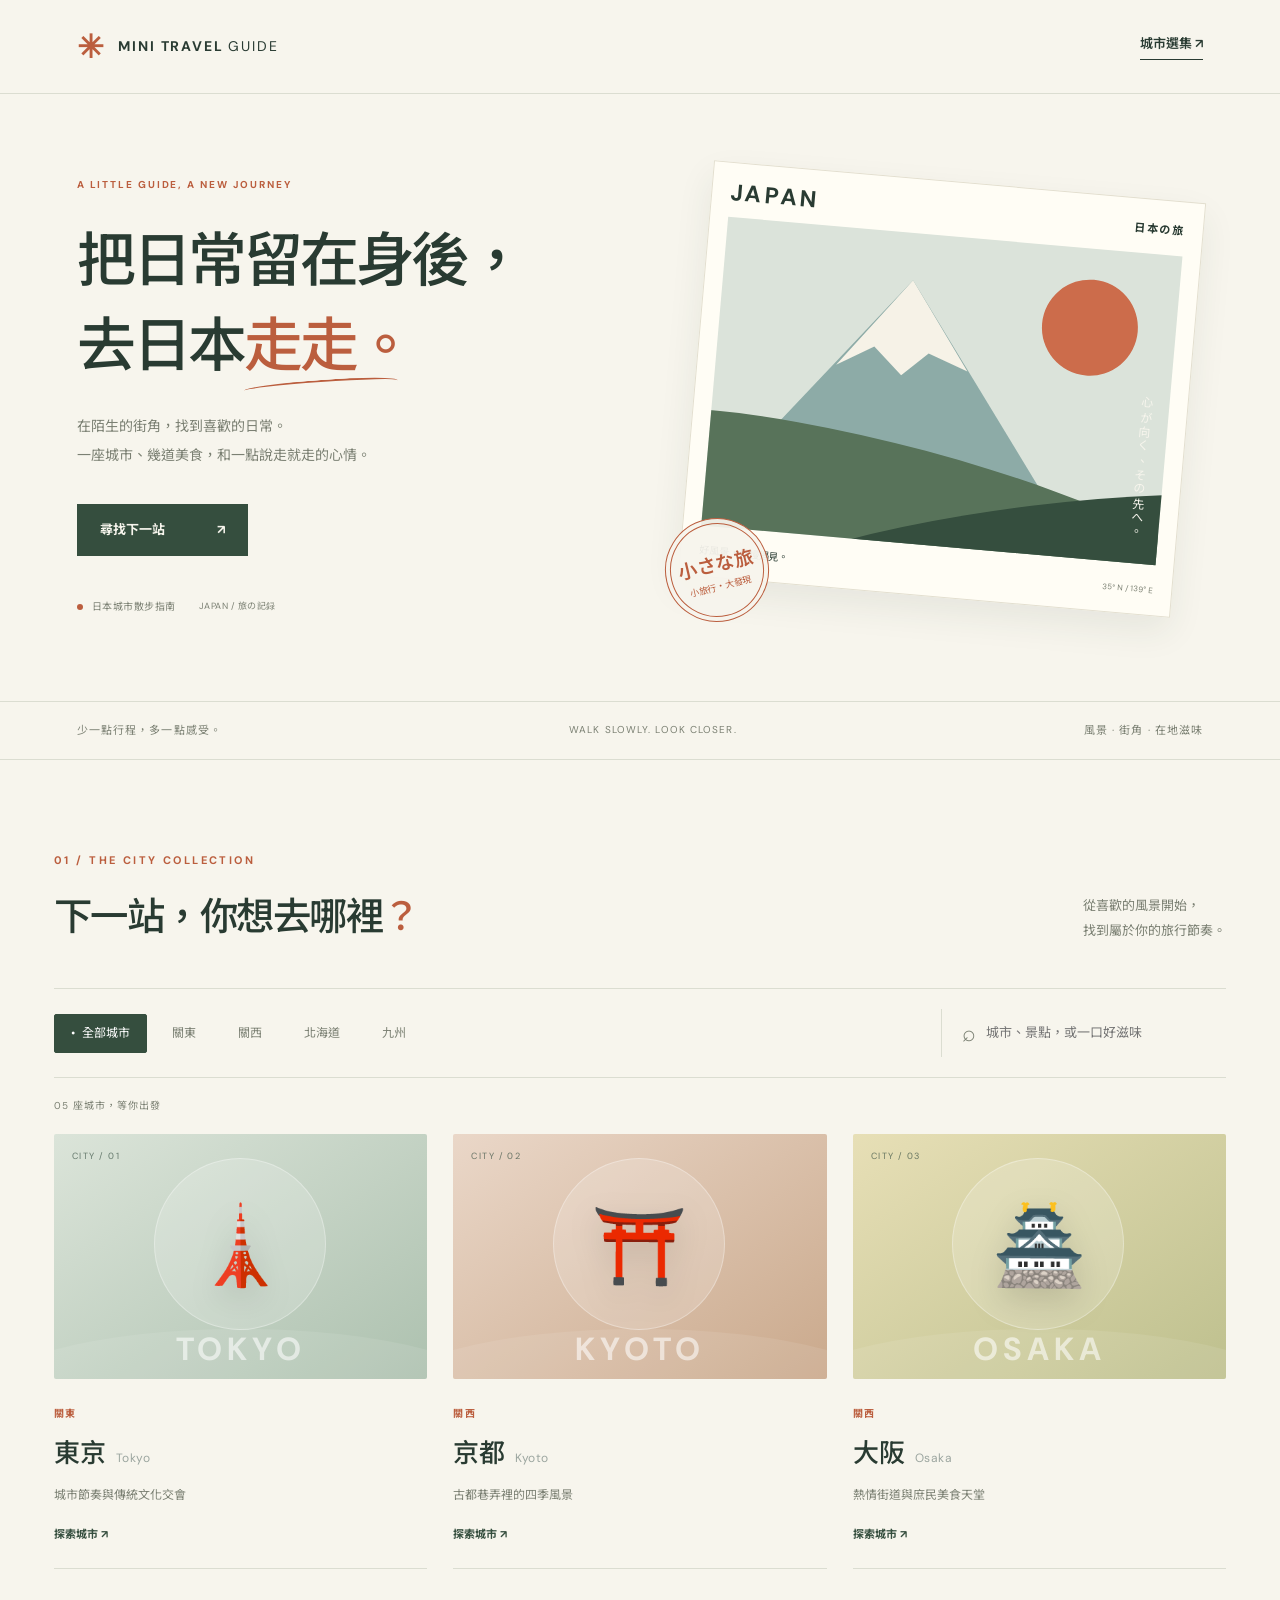
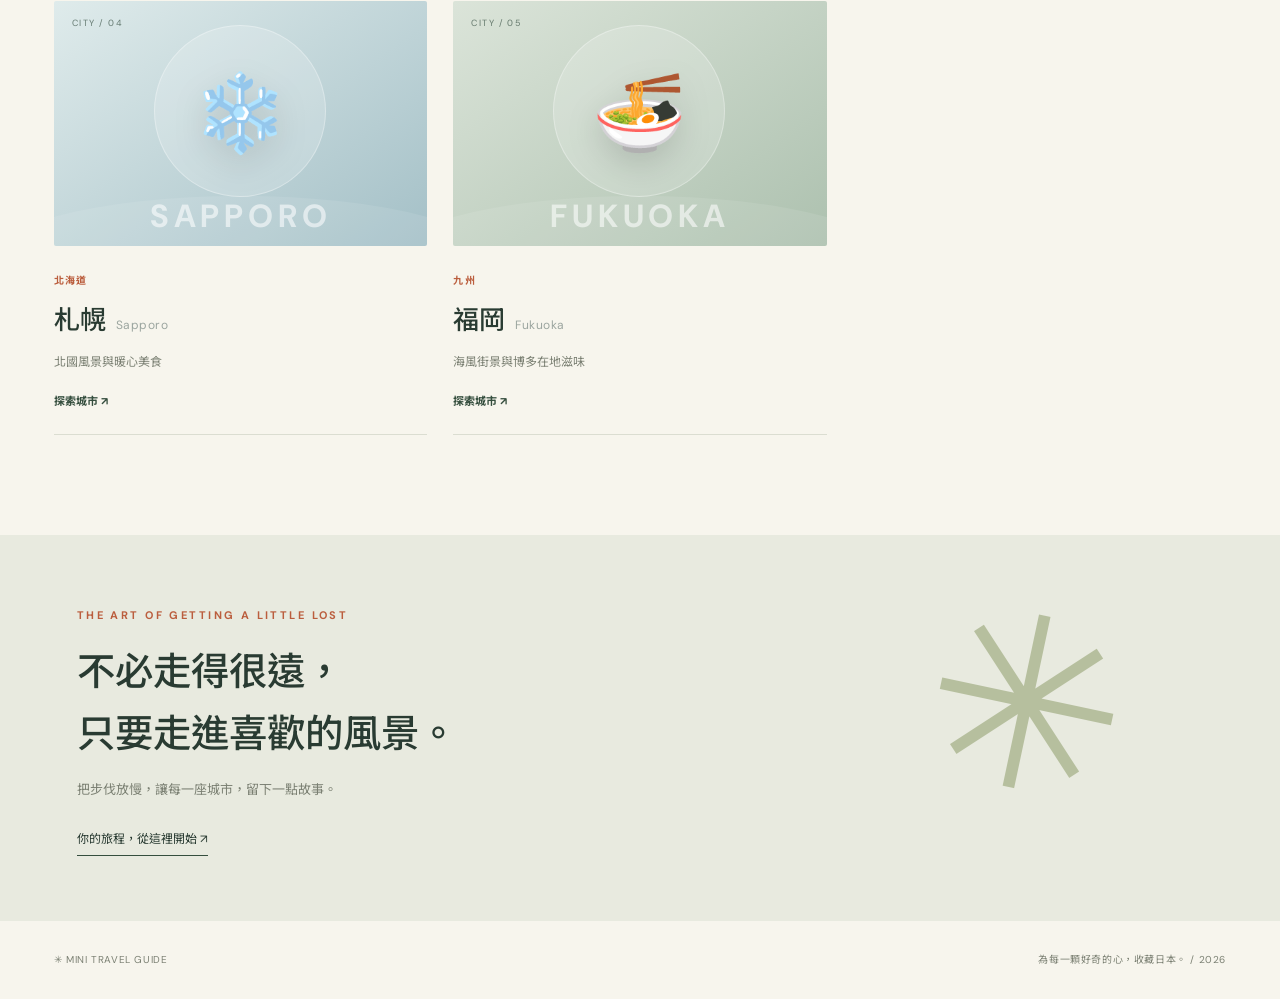
<file: index.html>
<!doctype html>
<html lang="zh-Hant"><head><meta charset="utf-8"><meta name="viewport" content="width=device-width, initial-scale=1"><meta name="description" content="探索日本城市的景點、美食與交通資訊。"><title>Mini Travel Guide｜日本城市旅行提案</title><link rel="stylesheet" href="css/style.css"></head>
<body><a class="skip-link" href="#cities">跳至城市選集</a><header class="site-header"><a class="brand" href="index.html" aria-label="Mini Travel Guide 首頁"><span class="brand-mark">✳</span> MINI TRAVEL <span class="brand-light">GUIDE</span></a><a class="header-link" href="#cities">城市選集 ↗</a></header><main>
<section class="hero"><div class="hero-inner"><span class="eyebrow">A LITTLE GUIDE, A NEW JOURNEY</span><h1>把日常留在身後，<br>去日本<em>走走。</em></h1><p>在陌生的街角，找到喜歡的日常。<br>一座城市、幾道美食，和一點說走就走的心情。</p><a class="primary-link" href="#cities">尋找下一站 <span aria-hidden="true">↗</span></a><div class="hero-caption"><span class="tiny-dot"></span> 日本城市散步指南 <span>JAPAN / 旅の記録</span></div></div>
<div class="hero-deco" aria-hidden="true"><div class="postcard"><div class="postcard-top"><span>JAPAN</span><span>日本の旅</span></div><div class="landscape"><div class="sun"></div><div class="mountain"></div><div class="mountain-cap"></div><div class="hill hill-back"></div><div class="hill hill-front"></div><span class="landscape-label">心が向く、その先へ。</span></div><div class="postcard-bottom"><span>好風景，慢慢遇見。</span><span>35° N / 139° E</span></div></div><div class="travel-stamp">小さな旅<span>小旅行・大發現</span></div></div></section>
<div class="editorial-strip"><span>少一點行程，多一點感受。</span><span>WALK SLOWLY. LOOK CLOSER.</span><span aria-hidden="true">風景 · 街角 · 在地滋味</span></div>
<section class="content" id="cities"><div class="section-heading"><div><span class="eyebrow">01 / THE CITY COLLECTION</span><h2>下一站，你想去哪裡<span class="accent-dot">？</span></h2></div><p>從喜歡的風景開始，<br>找到屬於你的旅行節奏。</p></div><div class="controls"><div class="filters" id="filters" aria-label="地區篩選"><button type="button" class="filter active" data-region="all" aria-pressed="true">全部城市</button><button type="button" class="filter" data-region="kanto" aria-pressed="false">關東</button><button type="button" class="filter" data-region="kansai" aria-pressed="false">關西</button><button type="button" class="filter" data-region="hokkaido" aria-pressed="false">北海道</button><button type="button" class="filter" data-region="kyushu" aria-pressed="false">九州</button></div><label class="search-wrap"><span class="sr-only">搜尋城市、景點或美食</span><span aria-hidden="true">⌕</span><input id="search" type="search" placeholder="城市、景點，或一口好滋味" autocomplete="off"></label></div><p id="result-count" class="result-count" role="status"></p><div id="city-grid" class="city-grid" aria-live="polite"></div><p id="empty-state" class="empty-state" hidden>找不到符合條件的城市，試試其他關鍵字吧。</p><p id="error-state" class="empty-state" hidden>城市資料載入失敗，請重新整理頁面。</p></section>
<section class="closing"><span class="eyebrow">THE ART OF GETTING A LITTLE LOST</span><h2>不必走得很遠，<br>只要走進喜歡的風景。</h2><p>把步伐放慢，讓每一座城市，留下一點故事。</p><a href="#cities" class="closing-link">你的旅程，從這裡開始 ↗</a><span class="closing-flower" aria-hidden="true">✳</span></section></main><footer><span>✳ MINI TRAVEL GUIDE</span><span>為每一顆好奇的心，收藏日本。 / 2026</span></footer><script src="js/main.js" defer></script></body></html>
</file>
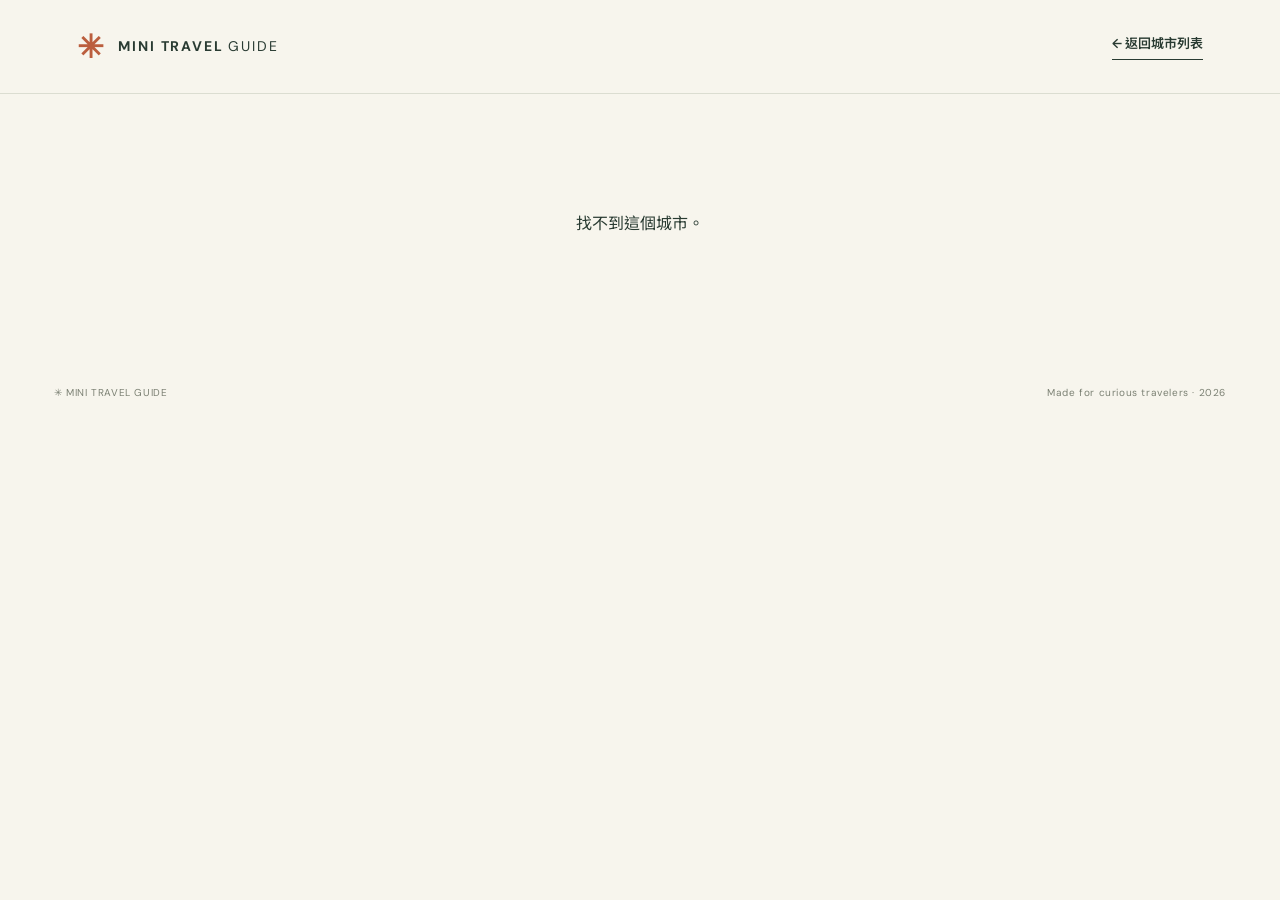
<file: city.html>
<!doctype html><html lang="zh-Hant"><head><meta charset="utf-8"><meta name="viewport" content="width=device-width, initial-scale=1"><meta name="description" content="日本城市旅行指南，包含推薦景點、美食、交通及旅遊提醒。"><title>城市介紹｜Mini Travel Guide</title><link rel="stylesheet" href="css/style.css"></head><body><header class="site-header"><a class="brand" href="index.html"><span class="brand-mark">✳</span> MINI TRAVEL <span class="brand-light">GUIDE</span></a><a class="header-link" href="index.html#cities">← 返回城市列表</a></header><main id="detail-root"><div class="loading">正在載入城市資料…</div></main><footer><span>✳ MINI TRAVEL GUIDE</span><span>Made for curious travelers · 2026</span></footer><script src="js/city.js" defer></script></body></html>
</file>
<file: css/style.css>
@import url('https://fonts.googleapis.com/css2?family=DM+Sans:wght@400;500;600;700&family=Noto+Sans+TC:wght@400;500;600;700&display=swap');
:root{--ink:#24342f;--muted:#6b7972;--cream:#f9f8f3;--white:#fff;--green:#496a55;--border:#e6e9e1;--orange:#d68a60}*{box-sizing:border-box}html{scroll-behavior:smooth}body{margin:0;color:var(--ink);background:var(--cream);font-family:'DM Sans','Noto Sans TC',sans-serif;line-height:1.75}a{color:inherit;text-decoration:none}button,input{font:inherit}button{cursor:pointer}.site-header{height:82px;display:flex;align-items:center;justify-content:space-between;padding:0 max(6%,calc((100vw - 1200px)/2));background:var(--cream)}.brand{font-size:14px;font-weight:700;letter-spacing:.13em;white-space:nowrap}.brand-mark{font-size:24px;color:var(--orange);vertical-align:middle;margin-right:8px}.brand-light{font-weight:400}.header-link{font-size:13px;font-weight:600}.hero{min-height:540px;background:linear-gradient(110deg,rgba(29,55,47,.94),rgba(40,73,59,.75)),radial-gradient(ellipse at 85% 50%,#b8bd9a,#395944 75%);color:white;position:relative;display:flex;align-items:center;overflow:hidden}.hero:after{content:'';position:absolute;width:430px;height:430px;border:1px solid #ffffff35;border-radius:50%;right:10%;top:10%;box-shadow:0 0 0 70px #ffffff08,0 0 0 140px #ffffff08}.hero-inner{width:min(1200px,88%);margin:auto;position:relative;z-index:1;padding:70px 0}.eyebrow{font-size:11px;font-weight:700;letter-spacing:.22em;text-transform:uppercase;color:var(--orange)}.hero .eyebrow{color:#e7c3a5}.hero h1{font-size:clamp(48px,6.2vw,86px);line-height:1.27;letter-spacing:-.055em;margin:25px 0}.hero h1 em{font-style:normal;color:#e9d4bd}.hero p{color:#e0e8e0;font-size:15px;line-height:2.1}.primary-link{display:inline-flex;gap:40px;align-items:center;margin-top:20px;background:#e8d9c4;color:#24342f;padding:13px 22px;font-weight:700;font-size:13px;border-radius:3px}.primary-link:hover{background:white}.hero-deco{position:absolute;right:15%;top:35%;z-index:1;display:flex;flex-direction:column;align-items:center;opacity:.22;transform:rotate(-8deg)}.hero-deco span{font-size:150px;font-weight:700;line-height:1}.hero-deco small{letter-spacing:.4em}.content{max-width:1200px;margin:auto;padding:90px 24px 110px}.section-heading{display:flex;justify-content:space-between;align-items:end;gap:25px;margin-bottom:32px}.section-heading h2{font-size:clamp(30px,3.5vw,45px);letter-spacing:-.05em;margin:5px 0}.accent-dot{color:var(--orange)}.section-heading p{color:var(--muted);font-size:13px}.controls{display:flex;justify-content:space-between;align-items:center;gap:20px;flex-wrap:wrap;margin-bottom:32px}.search-wrap{background:white;border:1px solid var(--border);display:flex;align-items:center;gap:8px;padding:10px 15px;min-width:min(100%,320px);border-radius:6px}.search-wrap span{font-size:23px;color:var(--muted)}.search-wrap input{border:0;outline:0;width:100%;background:transparent;font-size:13px;color:var(--ink)}.filters{display:flex;gap:8px;flex-wrap:wrap}.filter{border:1px solid var(--border);background:transparent;color:var(--muted);padding:8px 17px;border-radius:30px;font-size:12px}.filter.active,.filter:hover{background:var(--green);color:white;border-color:var(--green)}.city-grid{display:grid;grid-template-columns:repeat(3,minmax(0,1fr));gap:25px}.city-card{background:white;border:1px solid var(--border);border-radius:9px;overflow:hidden;transition:transform .2s,box-shadow .2s}.city-card:hover{transform:translateY(-4px);box-shadow:0 16px 35px #223b3020}.city-art{height:205px;display:flex;justify-content:center;align-items:center;position:relative;overflow:hidden}.city-art .emoji{font-size:85px;filter:drop-shadow(0 12px 16px #0002);z-index:1}.city-art:before{content:'';position:absolute;width:230px;height:230px;border:1px solid #ffffff65;border-radius:50%;right:-50px;top:-75px}.city-art:after{content:'';position:absolute;width:200px;height:200px;border:1px solid #ffffff65;border-radius:50%;left:-70px;bottom:-120px}.tokyo{background:linear-gradient(135deg,#b8cfc5,#739c8f)}.kyoto{background:linear-gradient(135deg,#e7d2bc,#c99c82)}.osaka{background:linear-gradient(135deg,#d7d8ad,#a7b28a)}.sapporo{background:linear-gradient(135deg,#d4e2e6,#8db6c7)}.city-body{padding:24px}.city-region{color:var(--green);font-size:11px;font-weight:700;letter-spacing:.12em}.city-body h3{font-size:27px;margin:7px 0 3px}.english{color:#9ba59f;font-size:13px;margin-left:10px;font-weight:400}.city-body p{color:var(--muted);font-size:13px;min-height:49px;margin:9px 0 18px}.card-link{font-size:12px;font-weight:700;color:var(--green)}.empty-state{padding:45px;text-align:center;color:var(--muted)}.closing{text-align:center;background:#eaece4;padding:80px 20px}.closing h2{font-size:clamp(23px,3vw,35px);margin:14px 0}.closing p{font-size:13px;color:var(--muted)}footer{max-width:1200px;margin:auto;padding:30px 24px;display:flex;justify-content:space-between;gap:20px;font-size:11px;color:var(--muted);letter-spacing:.06em}.detail-hero{padding:75px 24px 80px;text-align:center}.detail-hero .city-art{width:min(540px,100%);height:230px;margin:30px auto;border-radius:10px}.detail-hero h1{font-size:clamp(42px,6vw,70px);margin:12px 0 0}.detail-hero .subtitle{color:var(--muted);margin:0 0 16px}.detail-hero .intro{max-width:660px;margin:auto;color:var(--muted);font-size:15px}.detail-content{max-width:960px;margin:0 auto;padding:0 24px 100px}.detail-section{margin:0 0 55px}.detail-section h2{font-size:26px;margin:0 0 20px}.attraction-grid{display:grid;grid-template-columns:repeat(3,1fr);gap:15px}.info-card{background:white;border:1px solid var(--border);border-radius:8px;padding:24px}.info-card h3{margin:0 0 10px;font-size:18px}.info-card p{color:var(--muted);font-size:13px;margin:0}.pill-list{display:flex;gap:10px;flex-wrap:wrap}.pill{background:#e8eee8;border-radius:25px;padding:8px 18px;font-size:13px;color:var(--green)}.note{background:white;border-left:4px solid var(--orange);padding:18px 24px;color:var(--muted);font-size:14px}.back-link{display:inline-block;margin-bottom:40px;color:var(--green);font-size:13px;font-weight:700}.loading{text-align:center;padding:100px 24px}.sr-only{position:absolute;width:1px;height:1px;overflow:hidden;clip:rect(0,0,0,0)}@media(max-width:850px){.city-grid{grid-template-columns:repeat(2,minmax(0,1fr))}.attraction-grid{grid-template-columns:1fr}.hero-deco{right:3%;opacity:.1}.section-heading{align-items:start;flex-direction:column;gap:0}}@media(max-width:580px){.site-header{padding:0 20px;height:70px}.brand{font-size:11px;letter-spacing:.07em}.header-link{font-size:11px}.hero{min-height:480px}.hero-inner{width:calc(100% - 40px)}.hero h1{font-size:49px}.hero p{font-size:13px}.content{padding:65px 18px}.city-grid{grid-template-columns:1fr}.city-art{height:220px}.controls{align-items:stretch}.search-wrap{width:100%}.filters{width:100%}footer{flex-direction:column}.detail-hero{padding-top:45px}}

/* Travel journal redesign */
:root{--ink:#293b32;--muted:#7b8073;--cream:#f7f5ed;--green:#354e3e;--border:#dbddd1;--orange:#bb5e3e}
::selection{background:#e5b896;color:var(--ink)}:focus-visible{outline:3px solid var(--orange);outline-offset:5px}.skip-link{position:fixed;top:-80px;left:16px;z-index:10;background:var(--green);color:white;padding:12px}.skip-link:focus{top:12px}.site-header{max-width:1440px;margin:auto;height:94px;padding:0 6%;border-bottom:1px solid var(--border)}.brand-mark{font-size:32px}.header-link{border-bottom:1px solid var(--ink);padding-bottom:3px}.hero{min-height:600px;max-width:1440px;margin:auto;background:var(--cream);color:var(--ink);display:grid;grid-template-columns:1.1fr 1fr;padding:55px 6% 65px;gap:30px;overflow:hidden}.hero:after{display:none}.hero-inner{width:100%;padding:20px 0;margin:0;align-self:center}.hero .eyebrow{color:var(--orange);font-size:10px;letter-spacing:.19em}.hero h1{font-size:clamp(36px,4.6vw,65px);font-weight:500;line-height:1.45;letter-spacing:-.055em;margin:22px 0}.hero h1 em{color:var(--orange);position:relative}.hero h1 em:after{content:'';position:absolute;bottom:-7px;left:0;width:92%;height:9px;border-top:2px solid var(--orange);border-radius:50%;transform:rotate(-4deg)}.hero p{color:var(--muted);font-size:14px;line-height:2.1}.primary-link{border-radius:0;background:var(--green);color:var(--cream);gap:52px;padding:15px 23px;margin-top:19px}.primary-link:hover{background:#47684e;color:white}.hero-caption{display:flex;align-items:center;gap:9px;font-size:10px;color:var(--muted);margin-top:42px;letter-spacing:.05em}.hero-caption>span:last-child{margin-left:14px;font-size:9px}.tiny-dot{height:6px;width:6px;background:var(--orange);border-radius:50%}.hero-deco{position:relative;inset:auto;opacity:1;transform:none;display:block;align-self:center;padding:18px 14px 25px}.postcard{background:#fffdf5;padding:18px;transform:rotate(5deg);box-shadow:0 15px 35px #2a3b3214;border:1px solid #e3dfd0}.postcard-top,.postcard-bottom{display:flex;align-items:center;justify-content:space-between;gap:10px}.postcard-top{padding:0 0 13px}.postcard-top span:first-child{font-size:23px;font-weight:700;letter-spacing:.16em}.postcard-top span:last-child{font-size:11px;letter-spacing:.15em}.postcard-bottom{padding-top:17px}.postcard-bottom span{font-size:10px;font-weight:400;line-height:1.5}.postcard-bottom span:last-child{font-size:8px;color:var(--muted)}.landscape{height:310px;position:relative;overflow:hidden;background:#dbe3da}.sun{position:absolute;width:96px;height:96px;border-radius:50%;background:#cc6c4b;right:38px;top:31px}.mountain{position:absolute;width:80%;height:77%;left:0;bottom:24px;background:#8daba7;clip-path:polygon(52% 0,100% 100%,0 100%)}.mountain-cap{position:absolute;width:80%;height:77%;left:0;bottom:24px;background:#f6f2e7;clip-path:polygon(52% 0,69% 36%,58% 30%,51% 40%,43% 29%,33% 38%)}.hill{position:absolute;width:150%;height:140px;border-radius:50% 50% 0 0;bottom:-45px;left:-30%;background:#58735a;transform:rotate(10deg)}.hill-front{background:#354e3e;left:0;bottom:-90px;transform:rotate(-12deg)}.landscape-label{position:absolute;right:18px;bottom:24px;writing-mode:vertical-rl;font-size:12px!important;color:#f7f5ed;letter-spacing:.2em;font-weight:400!important}.travel-stamp{position:absolute;bottom:0;left:-16px;transform:rotate(-13deg);height:104px;width:104px;border:1px solid var(--orange);outline:1px solid var(--orange);outline-offset:-6px;border-radius:50%;display:flex;flex-direction:column;justify-content:center;align-items:center;color:var(--orange);background:#f7f5edf0;font-size:19px;font-weight:600}.travel-stamp span{font-size:9px;font-weight:400;margin-top:2px}.editorial-strip{border-top:1px solid var(--border);border-bottom:1px solid var(--border);padding:19px 6%;display:flex;justify-content:space-between;gap:20px;font-size:11px;letter-spacing:.1em;color:var(--muted)}.editorial-strip span:nth-child(2){font-size:10px}.content{max-width:1240px;padding:85px 34px 100px;scroll-margin-top:24px}.section-heading h2{font-size:clamp(26px,3vw,39px);font-weight:500;margin-top:11px;letter-spacing:-.04em}.section-heading p{line-height:1.9}.controls{padding:20px 0;border-top:1px solid var(--border);border-bottom:1px solid var(--border);margin-bottom:0}.filter{border-color:transparent;border-radius:2px;padding:8px 16px}.filter.active{background:var(--green)}.filter.active:before{content:'•';margin-right:7px}.search-wrap{background:transparent;border:0;border-left:1px solid var(--border);border-radius:0;padding:4px 0 4px 20px;min-width:285px}.search-wrap:focus-within{outline:2px solid var(--orange);outline-offset:4px}.result-count{font-size:10px;color:var(--muted);margin:19px 0;letter-spacing:.1em}.city-grid{gap:32px 26px}.city-card{border:0;border-radius:0;background:transparent}.city-card:hover{box-shadow:none;transform:translateY(-5px)}.city-art{height:245px;border-radius:2px}.city-art:before{height:170px;width:170px;background:#ffffff30;top:24px;right:calc(50% - 85px);border:1px solid #ffffff50}.city-art:after{border:0;background:#ffffff16;border-radius:50%;width:140%;height:140px;left:-20%;bottom:-90px}.city-art .emoji{font-size:76px;transform:translateY(-10px)}.tokyo{background:linear-gradient(145deg,#dbe4d9,#adc1af)}.kyoto{background:linear-gradient(145deg,#ead7c8,#caa98c)}.osaka{background:linear-gradient(145deg,#e7dfb6,#bec08e)}.sapporo{background:linear-gradient(145deg,#dfebeb,#a4c0c7)}.art-name{position:absolute;bottom:14px;font-size:32px;font-weight:700;letter-spacing:.15em;color:#ffffff90;line-height:1}.card-number{position:absolute;top:15px;left:18px;font-size:9px;letter-spacing:.16em;color:#324b3eb0}.city-body{padding:19px 0 23px;border-bottom:1px solid var(--border)}.city-region{font-size:10px;color:var(--orange)}.city-body h3{font-size:26px;font-weight:500;margin-top:5px}.english{font-size:12px;letter-spacing:.04em}.city-body p{min-height:0;margin:9px 0 19px;font-size:12px}.card-link{display:flex;justify-content:space-between;align-items:center;font-size:11px}.closing{position:relative;overflow:hidden;background:#e8eadf;text-align:left;padding:65px max(6%,calc((100vw - 1172px)/2))}.closing h2{font-size:clamp(28px,3vw,42px);font-weight:500;line-height:1.6;position:relative;z-index:1}.closing p{position:relative;z-index:1}.closing-link{display:inline-block;margin-top:14px;font-size:12px;border-bottom:1px solid var(--green);padding-bottom:5px;position:relative;z-index:1}.closing-flower{position:absolute;right:12%;top:28px;font-size:240px;line-height:1.2;color:#b6bf9e;font-weight:400;transform:rotate(12deg)}footer{max-width:1240px;padding:30px 34px;font-size:10px}.detail-hero{max-width:1172px;margin:35px auto 60px;padding:45px 30px;background:#eeeee3;border:1px solid var(--border)}.detail-hero .city-art{border-radius:0;height:260px}.detail-hero h1{font-weight:500}.detail-content{max-width:1000px}.detail-section h2{font-weight:500;border-bottom:1px solid var(--border);padding-bottom:14px}.info-card{border-radius:0;background:#fffdf6}.info-card h3{font-weight:500}.pill{border-radius:2px}.note{background:#efeee4}.back-link{border-bottom:1px solid var(--green)}
@media(min-width:1440px){.hero{min-height:650px}.landscape{height:350px}}
@media(max-width:850px){.hero{padding:40px 5% 50px;gap:10px;min-height:520px}.hero h1{font-size:38px}.hero p{font-size:12px}.landscape{height:260px}.postcard{padding:12px}.hero-caption>span:last-child{display:none}.postcard-top span:first-child{font-size:18px}.travel-stamp{width:84px;height:84px;font-size:16px}.editorial-strip span:last-child{display:none}.section-heading{flex-direction:row;align-items:end}.section-heading p{font-size:11px}.closing-flower{right:5%;opacity:.6}}
@media(max-width:580px){.site-header{height:76px;padding:0 20px}.brand{font-size:10px}.brand-mark{font-size:25px;margin-right:5px}.hero{display:flex;flex-direction:column;padding:35px 24px 42px;gap:16px;min-height:0}.hero-inner{width:100%;padding:0}.hero h1{font-size:37px;line-height:1.55}.hero p{font-size:12px}.hero-caption{margin-top:27px}.hero-deco{width:min(340px,95%);padding:14px 10px 22px;margin:5px auto 0}.landscape{height:225px}.hero .eyebrow{font-size:8px}.travel-stamp{left:-5px}.editorial-strip{padding:16px 23px;font-size:10px}.editorial-strip span:nth-child(2){font-size:7px;letter-spacing:.04em}.content{padding:52px 22px 65px}.section-heading{display:block;margin-bottom:23px}.section-heading h2{font-size:27px}.section-heading p br{display:none}.controls{gap:17px;padding:16px 0}.filters{gap:4px}.filter{padding:7px 11px;font-size:11px}.search-wrap{min-width:0;border-left:0;padding:5px 0;width:100%}.search-wrap input{font-size:12px}.city-art{height:250px}.city-grid{gap:30px}.closing{padding:48px 24px}.closing h2{font-size:28px}.closing p{max-width:230px;line-height:2;font-size:12px}.closing-flower{font-size:180px;right:-45px;top:75px;opacity:.35}footer{padding:25px 23px;gap:8px}.detail-hero{margin:20px 18px 40px;padding:32px 20px}.detail-hero .intro{font-size:13px}.detail-hero .city-art{height:210px}.detail-content{padding:0 22px 55px}}
@media(prefers-reduced-motion:reduce){html{scroll-behavior:auto}*{transition:none!important}}
</file>
